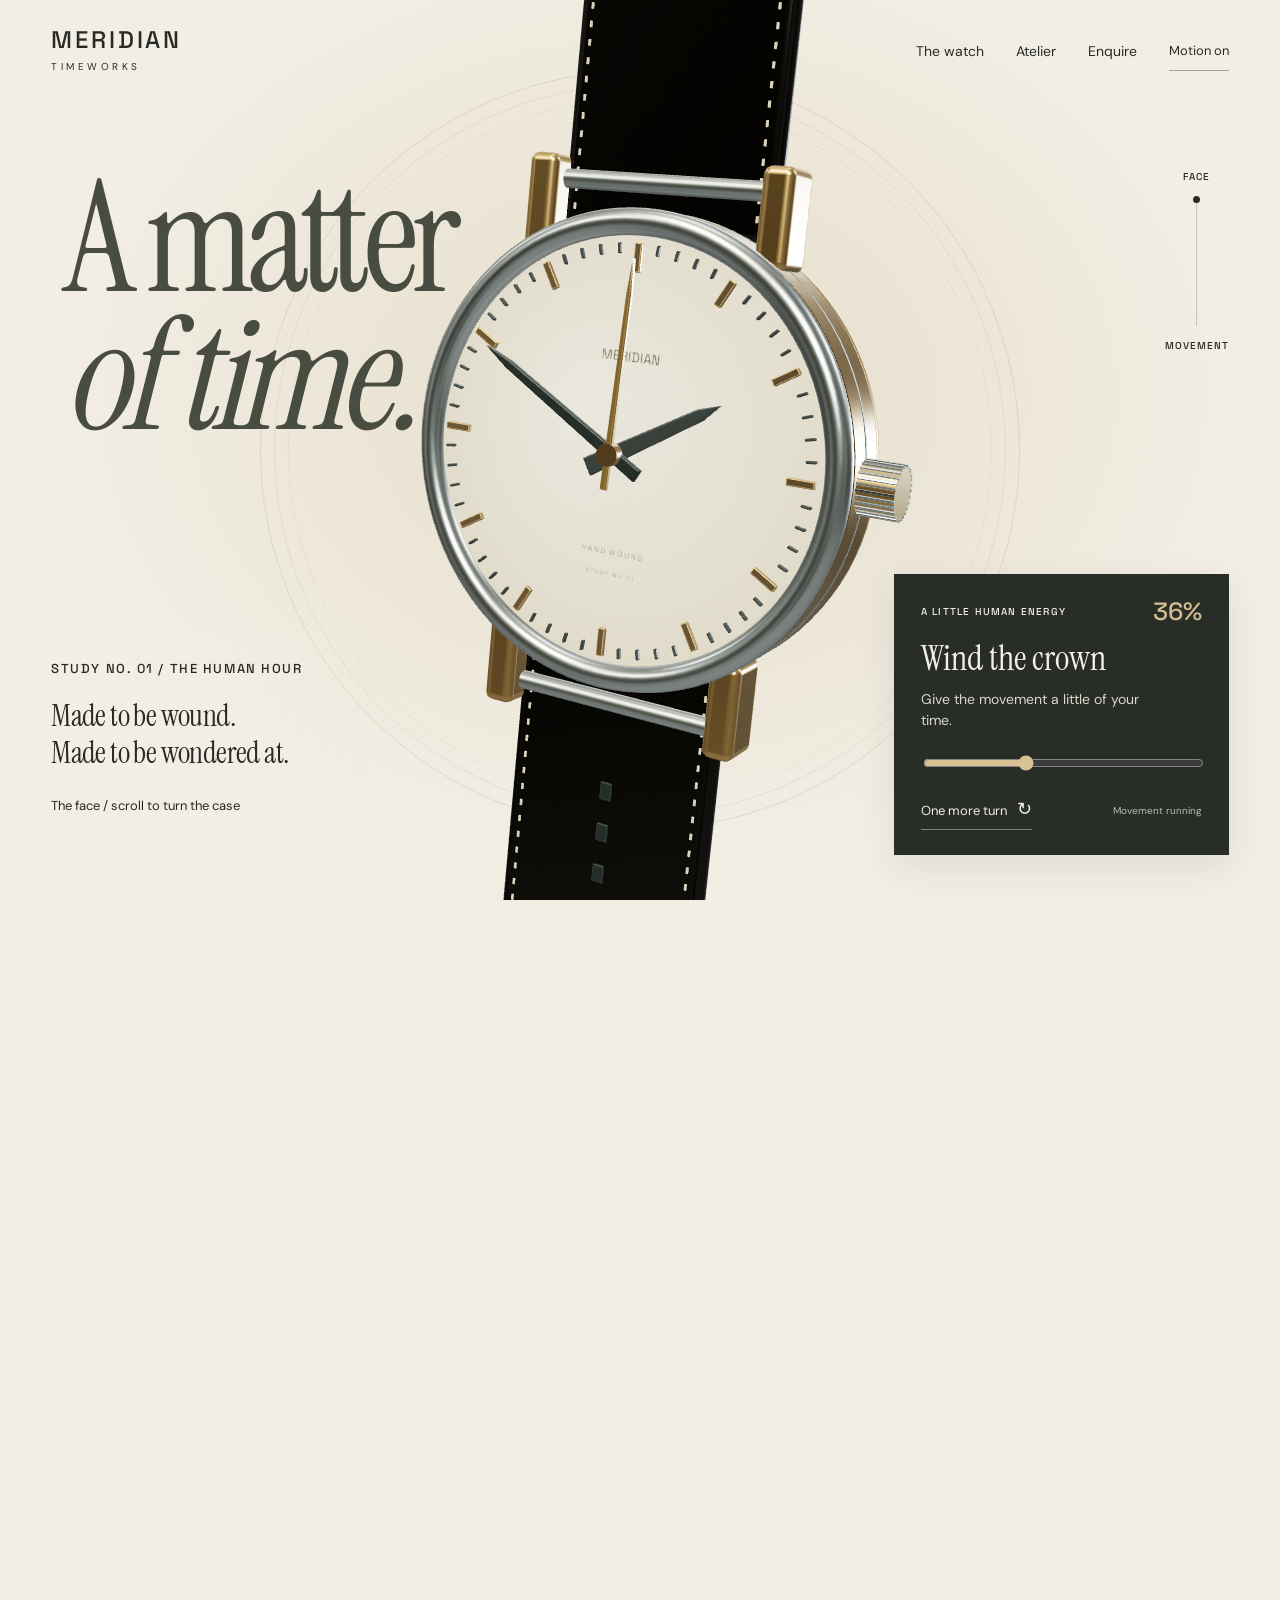
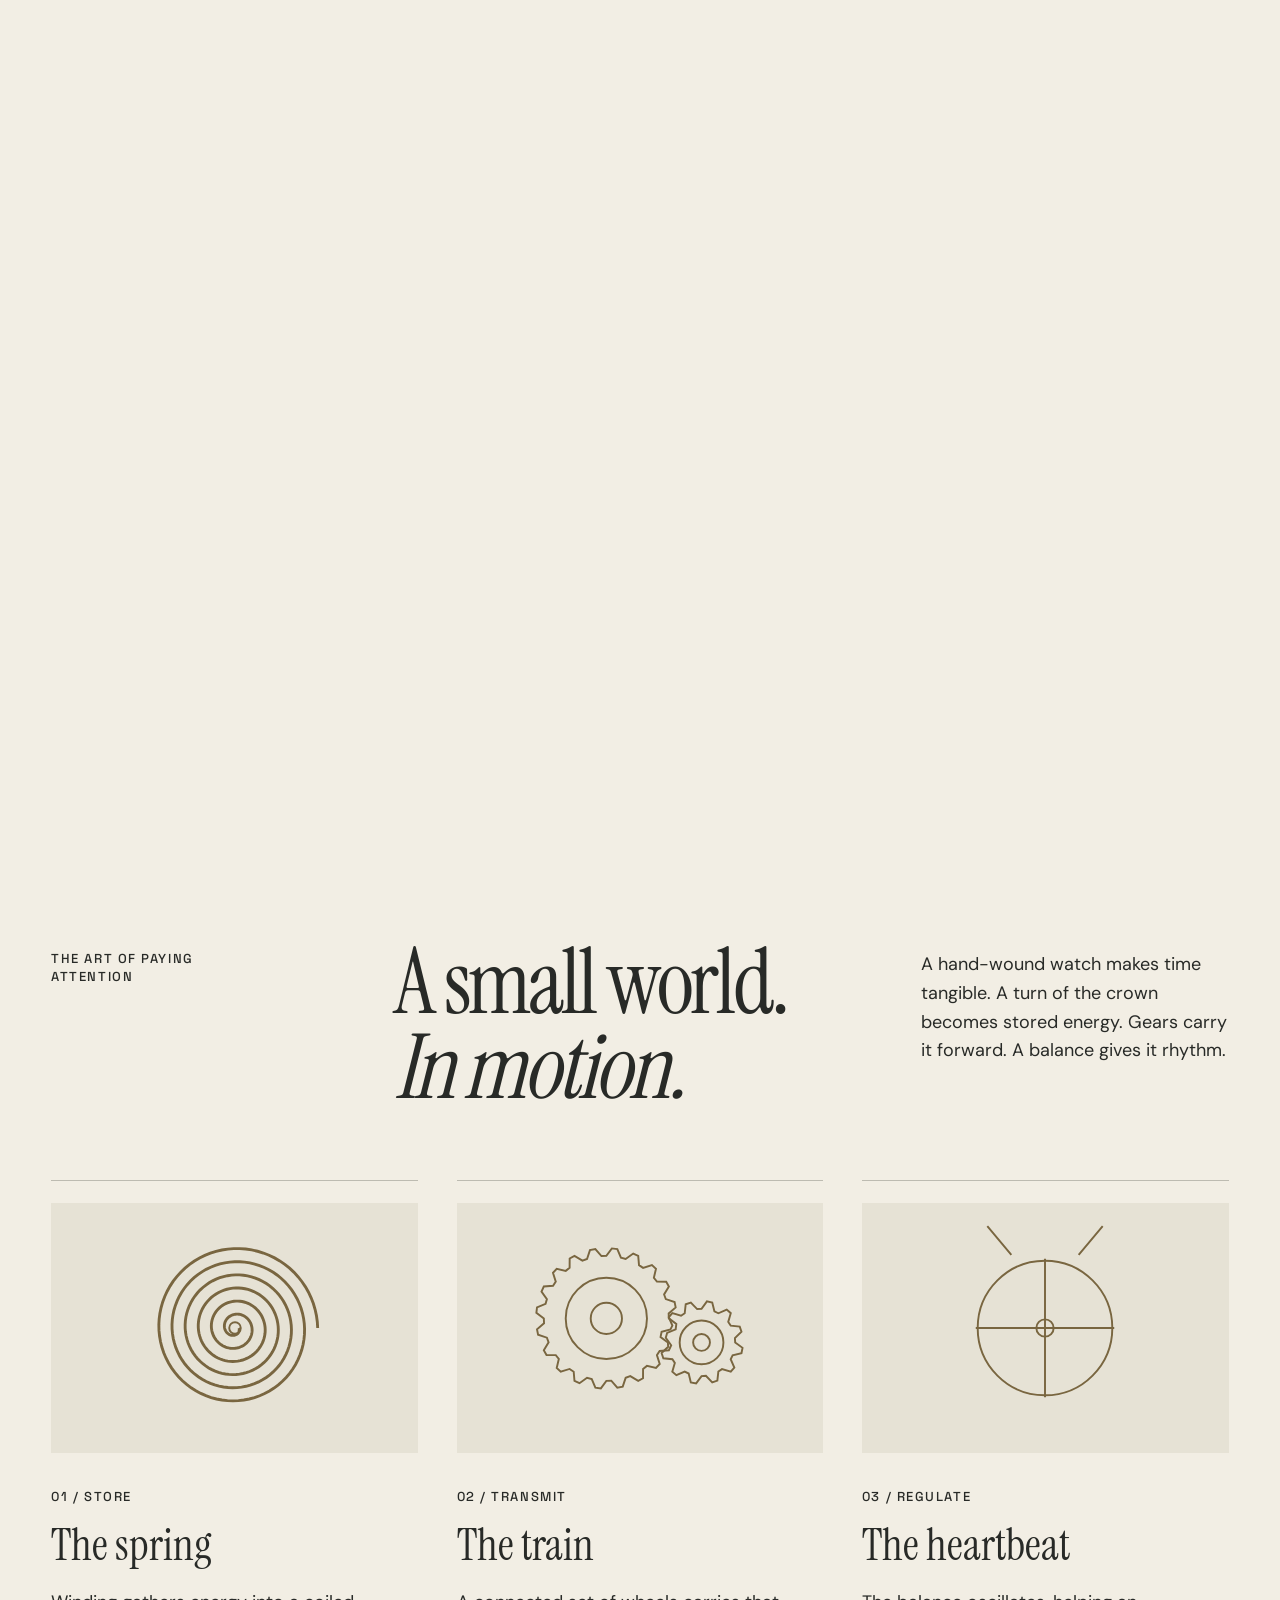
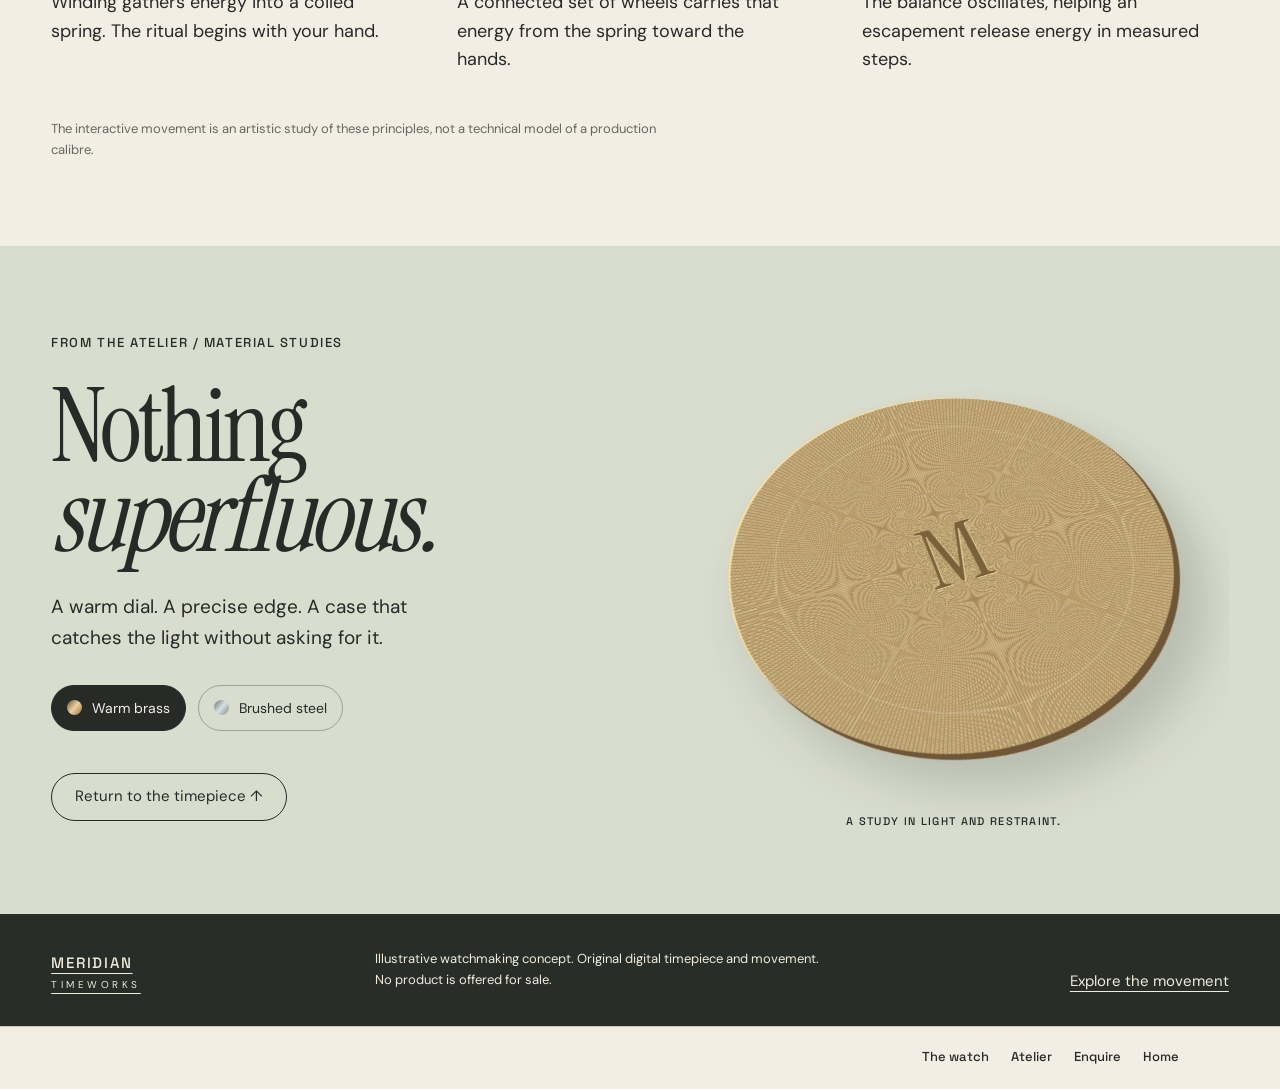
<file: index.html>
<!doctype html><html lang="en"><head><meta charset="utf-8"><meta name="viewport" content="width=device-width,initial-scale=1"><meta name="theme-color" content="#f3efe5"><title>MERIDIAN · A matter of time</title><meta name="description" content="A hand-wound digital timepiece. Turn the case, inspect the movement and give it a little human energy."><link rel="icon" href="./assets/icon.svg" type="image/svg+xml"><link rel="preload" href="./assets/sans.woff2" as="font" type="font/woff2" crossorigin><link rel="stylesheet" href="./common.css?v=86716614e279"><link rel="stylesheet" href="./style.css?v=88bfc4745e0a"><script type="importmap">{"imports":{"three":"./assets/vendor/three.module.js","three/webgpu":"./assets/vendor/three.module.js"}}</script><link rel="stylesheet" href="./page.css">
</head><body>
<a class="skip" href="#craft">Skip to the movement</a><header class="nav"><a class="logo" href="#top">MERIDIAN<span>TIMEWORKS</span></a><nav aria-label="Main navigation"><a href="./the-watch.html">The watch</a><a href="./atelier.html">Atelier</a><a href="./contact.html">Enquire</a><button data-motion aria-pressed="false">Motion on</button></nav></header>
<main id="top"><section class="journey" aria-label="Turn the watch from its dial to the mechanical movement"><div class="sticky"><div class="draft-circle" aria-hidden="true"></div><h1 class="hero-title">A matter<br><em>of time.</em></h1><div class="scene"><canvas aria-label="Three-dimensional mechanical wristwatch with a visible movement on its reverse"></canvas><div class="fallback" hidden>A small world, set in motion.<br><a href="#craft">Read the atelier notes ↓</a></div></div><div class="hero-description"><span class="caps">STUDY No. 01 / THE HUMAN HOUR</span><p>Made to be wound.<br>Made to be wondered at.</p><span class="view-caption" id="view-caption">The face / scroll to turn the case</span></div><div class="winding-dock"><div class="dock-top"><span class="caps">A LITTLE HUMAN ENERGY</span><span class="reserve-value" id="reserve">36%</span></div><label for="winding">Wind the crown</label><p>Give the movement a little of your time.</p><input id="winding" type="range" min="0" max="100" value="36" aria-label="Winding energy"><div class="dock-bottom"><button id="wind">One more turn <span aria-hidden="true">↻</span></button><span id="winding-state" aria-live="polite">Movement running</span></div></div><div class="turn-scale" aria-hidden="true"><span>FACE</span><div><i></i></div><span>MOVEMENT</span></div></div></section>
<section id="craft" class="craft"><div class="craft-head reveal"><span class="caps">THE ART OF PAYING ATTENTION</span><h2>A small world.<br><em>In motion.</em></h2><p>A hand-wound watch makes time tangible. A turn of the crown becomes stored energy. Gears carry it forward. A balance gives it rhythm.</p></div><div class="mechanism-grid"><article class="mechanism reveal"><div class="mechanism-art spring-art" aria-hidden="true"><svg viewBox="0 0 300 260"><path id="spring-path"/><circle cx="150" cy="130" r="6"/></svg></div><span class="caps">01 / STORE</span><h3>The spring</h3><p>Winding gathers energy into a coiled spring. The ritual begins with your hand.</p></article><article class="mechanism reveal"><div class="mechanism-art gear-art" aria-hidden="true"><svg viewBox="0 0 300 260"><g id="diagram-gears"></g></svg></div><span class="caps">02 / TRANSMIT</span><h3>The train</h3><p>A connected set of wheels carries that energy from the spring toward the hands.</p></article><article class="mechanism reveal"><div class="mechanism-art balance-art" aria-hidden="true"><svg viewBox="0 0 300 260"><circle cx="150" cy="130" r="70"/><g><path d="M150 58V202M78 130H222"/><circle cx="150" cy="130" r="9"/></g><path d="M115 54L90 24M185 54L210 24"/></svg></div><span class="caps">03 / REGULATE</span><h3>The heartbeat</h3><p>The balance oscillates, helping an escapement release energy in measured steps.</p></article></div><p class="model-note">The interactive movement is an artistic study of these principles, not a technical model of a production calibre.</p></section>
<section id="atelier" class="atelier"><div class="atelier-type reveal"><span class="caps">FROM THE ATELIER / MATERIAL STUDIES</span><h2>Nothing<br><em>superfluous.</em></h2><p>A warm dial. A precise edge. A case that catches the light without asking for it.</p><div class="finish-controls" role="group" aria-label="Choose case finish"><button class="finish selected" data-finish="0" aria-pressed="true"><i></i>Warm brass</button><button class="finish" data-finish="1" aria-pressed="false"><i></i>Brushed steel</button></div><a class="pill" href="#top">Return to the timepiece ↑</a></div><div class="material-study" aria-hidden="true"><div class="metal-disc"><span>M</span></div><div class="material-caption caps">A study in light and restraint.</div></div></section></main><footer class="site-footer"><a class="logo" href="#top">MERIDIAN<span>TIMEWORKS</span></a><p>Illustrative watchmaking concept. Original digital timepiece and movement. No product is offered for sale.</p><a href="#craft">Explore the movement</a></footer>
<script>document.body.classList.add("ready");(function(){var done=false;function load(){if(done)return;done=true;var s=document.createElement("script");s.type="module";s.src="./app.js?v=a89326614aa9";s.onerror=function(){document.body.classList.add("no-webgl")};document.head.appendChild(s)}requestAnimationFrame(function(){requestAnimationFrame(load)});})();</script><footer class="pg-footer pg-footer--links"><div class="pg-wrap"><div class="pg-footer-row"><nav aria-label="Site"><a href="./the-watch.html">The watch</a><a href="./atelier.html">Atelier</a><a href="./contact.html">Enquire</a><a href="./index.html">Home</a></nav></div></div></footer>
</body></html>
</file>
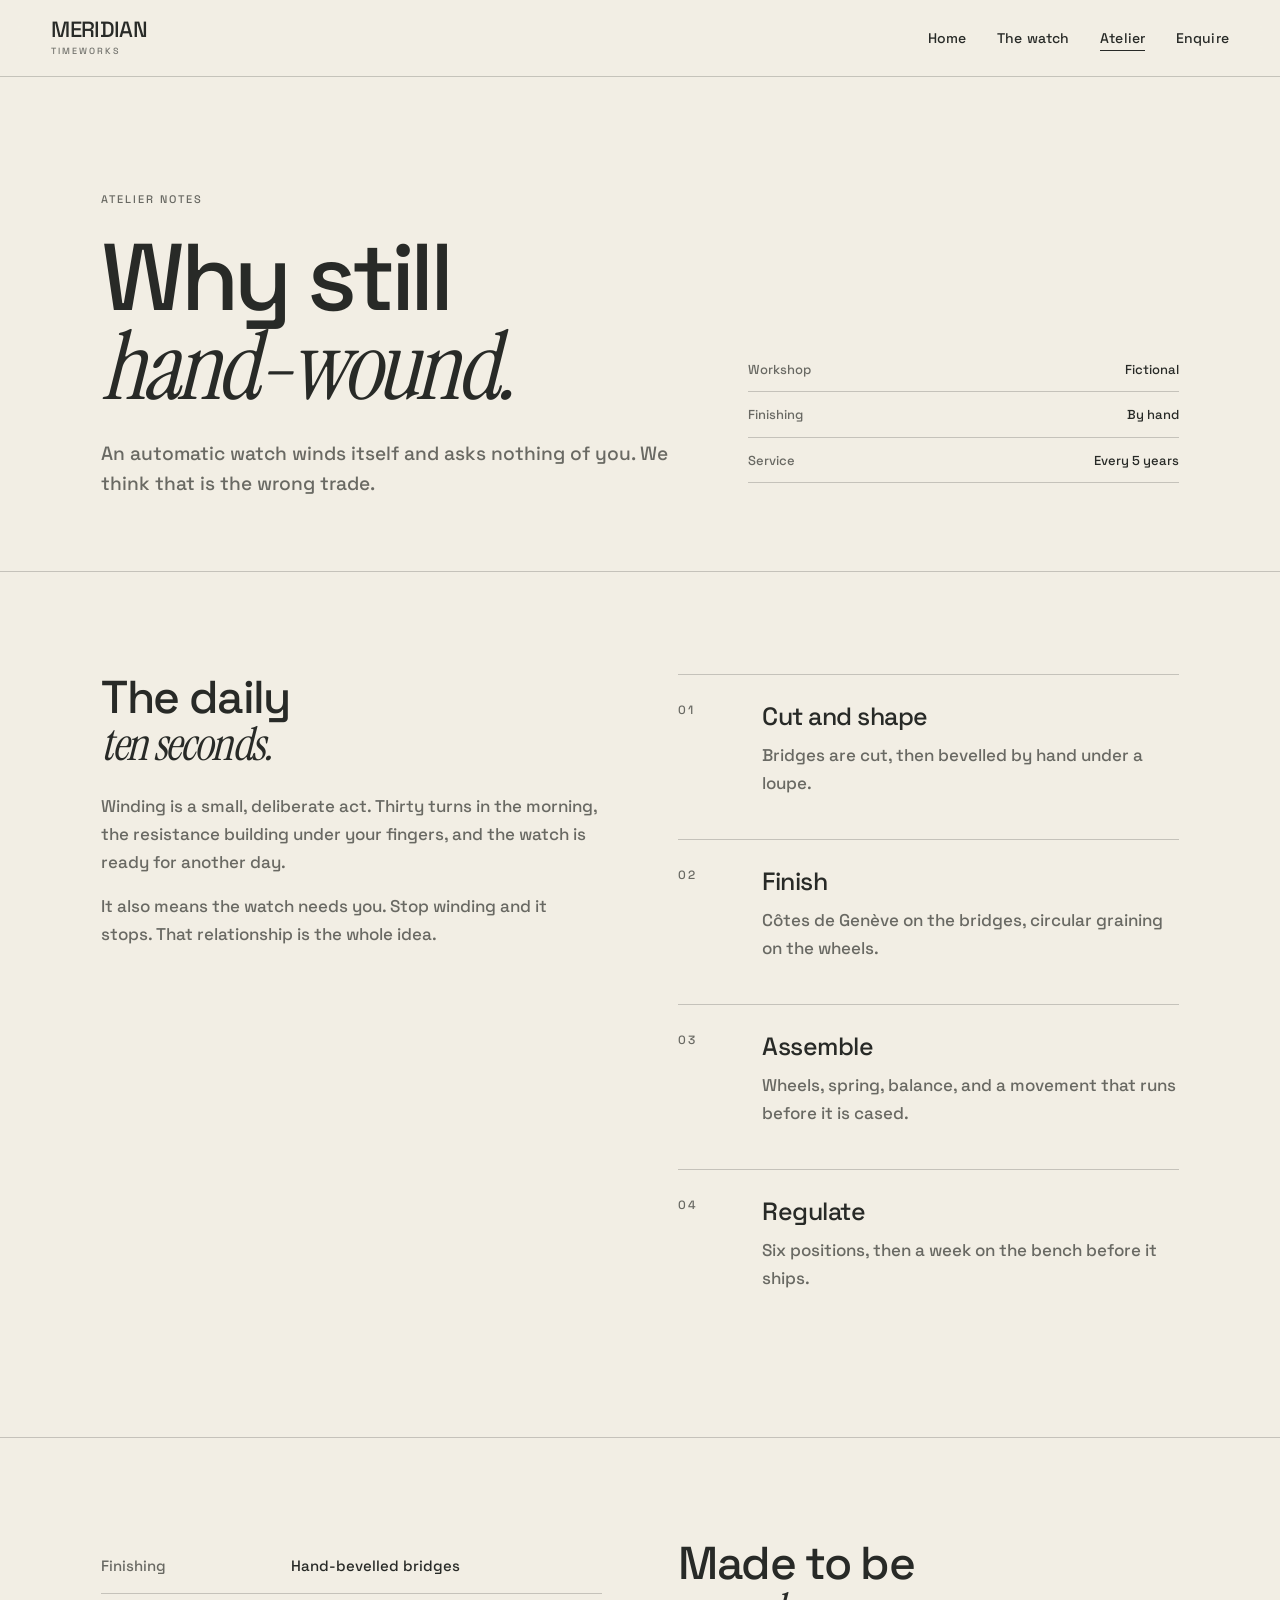
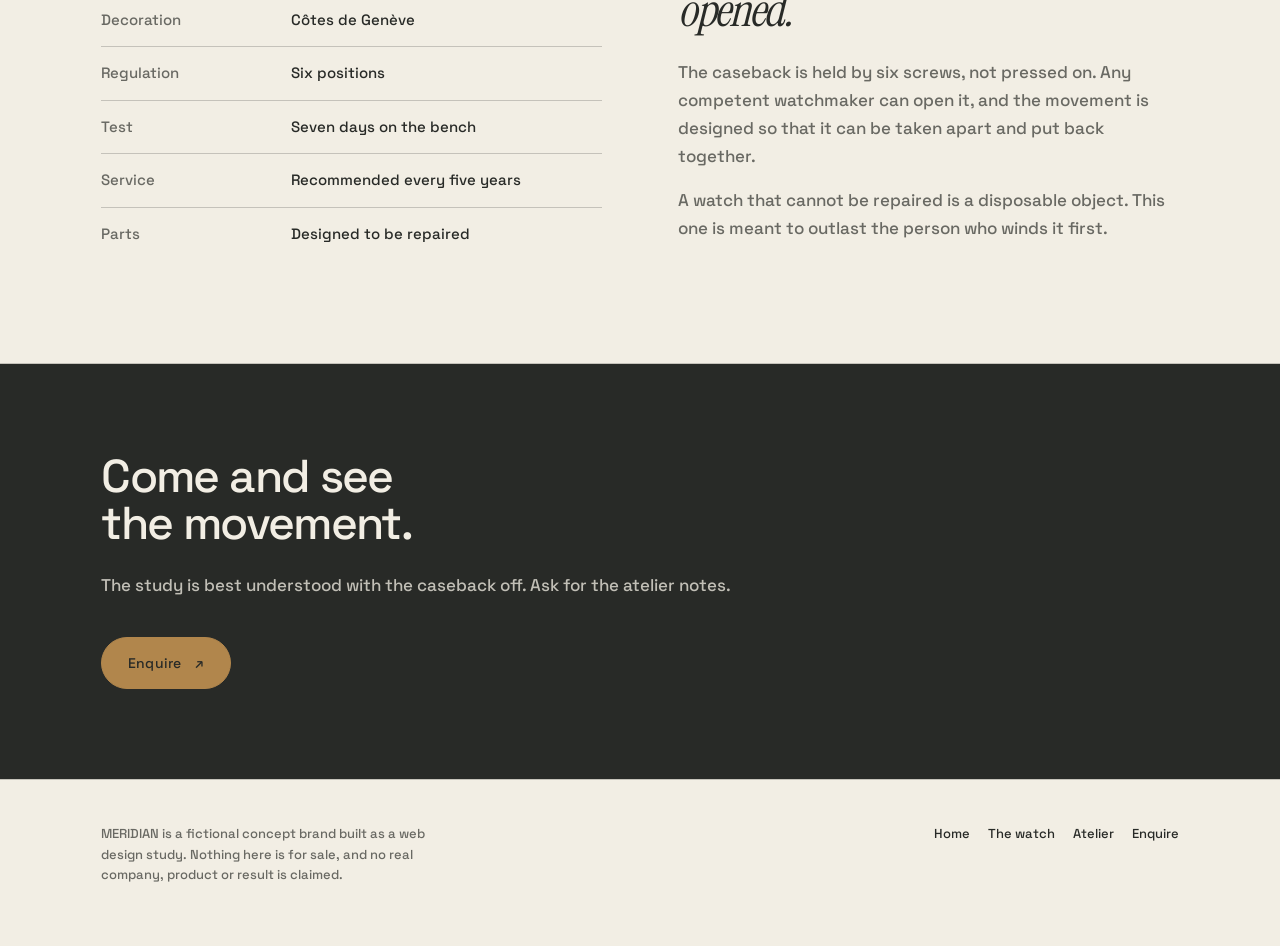
<file: atelier.html>
<!doctype html>
<html lang="en">
<head>
<meta charset="utf-8"><meta name="viewport" content="width=device-width, initial-scale=1">
<title>Atelier | MERIDIAN Timeworks</title>
<meta name="description" content="How the imagined MERIDIAN movement is finished, regulated and serviced, and why it is still hand-wound.">
<meta name="theme-color" content="{paper}">
<link rel="icon" href="data:image/svg+xml,%3Csvg xmlns='http://www.w3.org/2000/svg' viewBox='0 0 64 64'%3E%3Crect width='64' height='64' rx='14' fill='%23282a27'/%3E%3C/svg%3E">
<link rel="preload" href="./assets/sans.woff2" as="font" type="font/woff2" crossorigin>
<link rel="stylesheet" href="./common.css">
<link rel="stylesheet" href="./style.css">
<link rel="stylesheet" href="./page.css">
<script src="./page.js" defer></script>
</head>
<body class="pg-body"><header class="pg-header">
<a class="pg-brand" href="./index.html">MERIDIAN<span>Timeworks</span></a>
<button class="pg-menu" data-pg-menu aria-expanded="false" aria-controls="pg-nav">Menu</button>
<nav class="pg-nav" id="pg-nav" data-pg-nav aria-label="Main"><a href="./index.html">Home</a><a href="./the-watch.html">The watch</a><a href="./atelier.html" aria-current="page">Atelier</a><a href="./contact.html">Enquire</a></nav>
</header>
<main class="pg-main"><section class="pg-hero"><div class="pg-wrap">
<p class="pg-eyebrow">Atelier notes</p>
<div class="pg-hero-row"><div><h1 class="pg-title">Why still<br><em>hand-wound.</em></h1>
<p class="pg-lead">An automatic watch winds itself and asks nothing of you. We think that is the wrong trade.</p></div><dl class="pg-hero-meta"><div><dt>Workshop</dt><dd>Fictional</dd></div><div><dt>Finishing</dt><dd>By hand</dd></div><div><dt>Service</dt><dd>Every 5 years</dd></div></dl></div>
</div></section><section class="pg-section "><div class="pg-wrap"><div class="pg-two"><div><h2 class="pg-h2">The daily<br><em>ten seconds.</em></h2><p class="pg-p">Winding is a small, deliberate act. Thirty turns in the morning, the resistance building under your fingers, and the watch is ready for another day.</p><p class="pg-p">It also means the watch needs you. Stop winding and it stops. That relationship is the whole idea.</p></div><div><div class="pg-steps"><div class="pg-step"><div><h3 class="pg-h3">Cut and shape</h3><p class="pg-p">Bridges are cut, then bevelled by hand under a loupe.</p></div></div><div class="pg-step"><div><h3 class="pg-h3">Finish</h3><p class="pg-p">Côtes de Genève on the bridges, circular graining on the wheels.</p></div></div><div class="pg-step"><div><h3 class="pg-h3">Assemble</h3><p class="pg-p">Wheels, spring, balance, and a movement that runs before it is cased.</p></div></div><div class="pg-step"><div><h3 class="pg-h3">Regulate</h3><p class="pg-p">Six positions, then a week on the bench before it ships.</p></div></div></div></div></div></div></section><section class="pg-section "><div class="pg-wrap"><div class="pg-two"><div><table class="pg-spec"><tbody><tr><th scope="row">Finishing</th><td>Hand-bevelled bridges</td></tr><tr><th scope="row">Decoration</th><td>Côtes de Genève</td></tr><tr><th scope="row">Regulation</th><td>Six positions</td></tr><tr><th scope="row">Test</th><td>Seven days on the bench</td></tr><tr><th scope="row">Service</th><td>Recommended every five years</td></tr><tr><th scope="row">Parts</th><td>Designed to be repaired</td></tr></tbody></table></div><div><h2 class="pg-h2">Made to be<br><em>opened.</em></h2><p class="pg-p">The caseback is held by six screws, not pressed on. Any competent watchmaker can open it, and the movement is designed so that it can be taken apart and put back together.</p><p class="pg-p">A watch that cannot be repaired is a disposable object. This one is meant to outlast the person who winds it first.</p></div></div></div></section><section class="pg-band"><div class="pg-wrap"><h2 class="pg-h2">Come and see<br>the movement.</h2><p class="pg-p">The study is best understood with the caseback off. Ask for the atelier notes.</p><div class="pg-actions"><a class="btn" href="./contact.html">Enquire <span class="arw" aria-hidden="true">&#8599;</span></a></div></div></section></main>
<footer class="pg-footer"><div class="pg-wrap"><div class="pg-footer-row">
<p>MERIDIAN is a fictional concept brand built as a web design study. Nothing here is for sale, and no real company, product or result is claimed.</p>
<nav aria-label="Footer">
<a href="./index.html">Home</a>
<a href="./the-watch.html">The watch</a>
<a href="./atelier.html">Atelier</a>
<a href="./contact.html">Enquire</a>
</nav>
</div></div></footer>
</body></html>
</file>
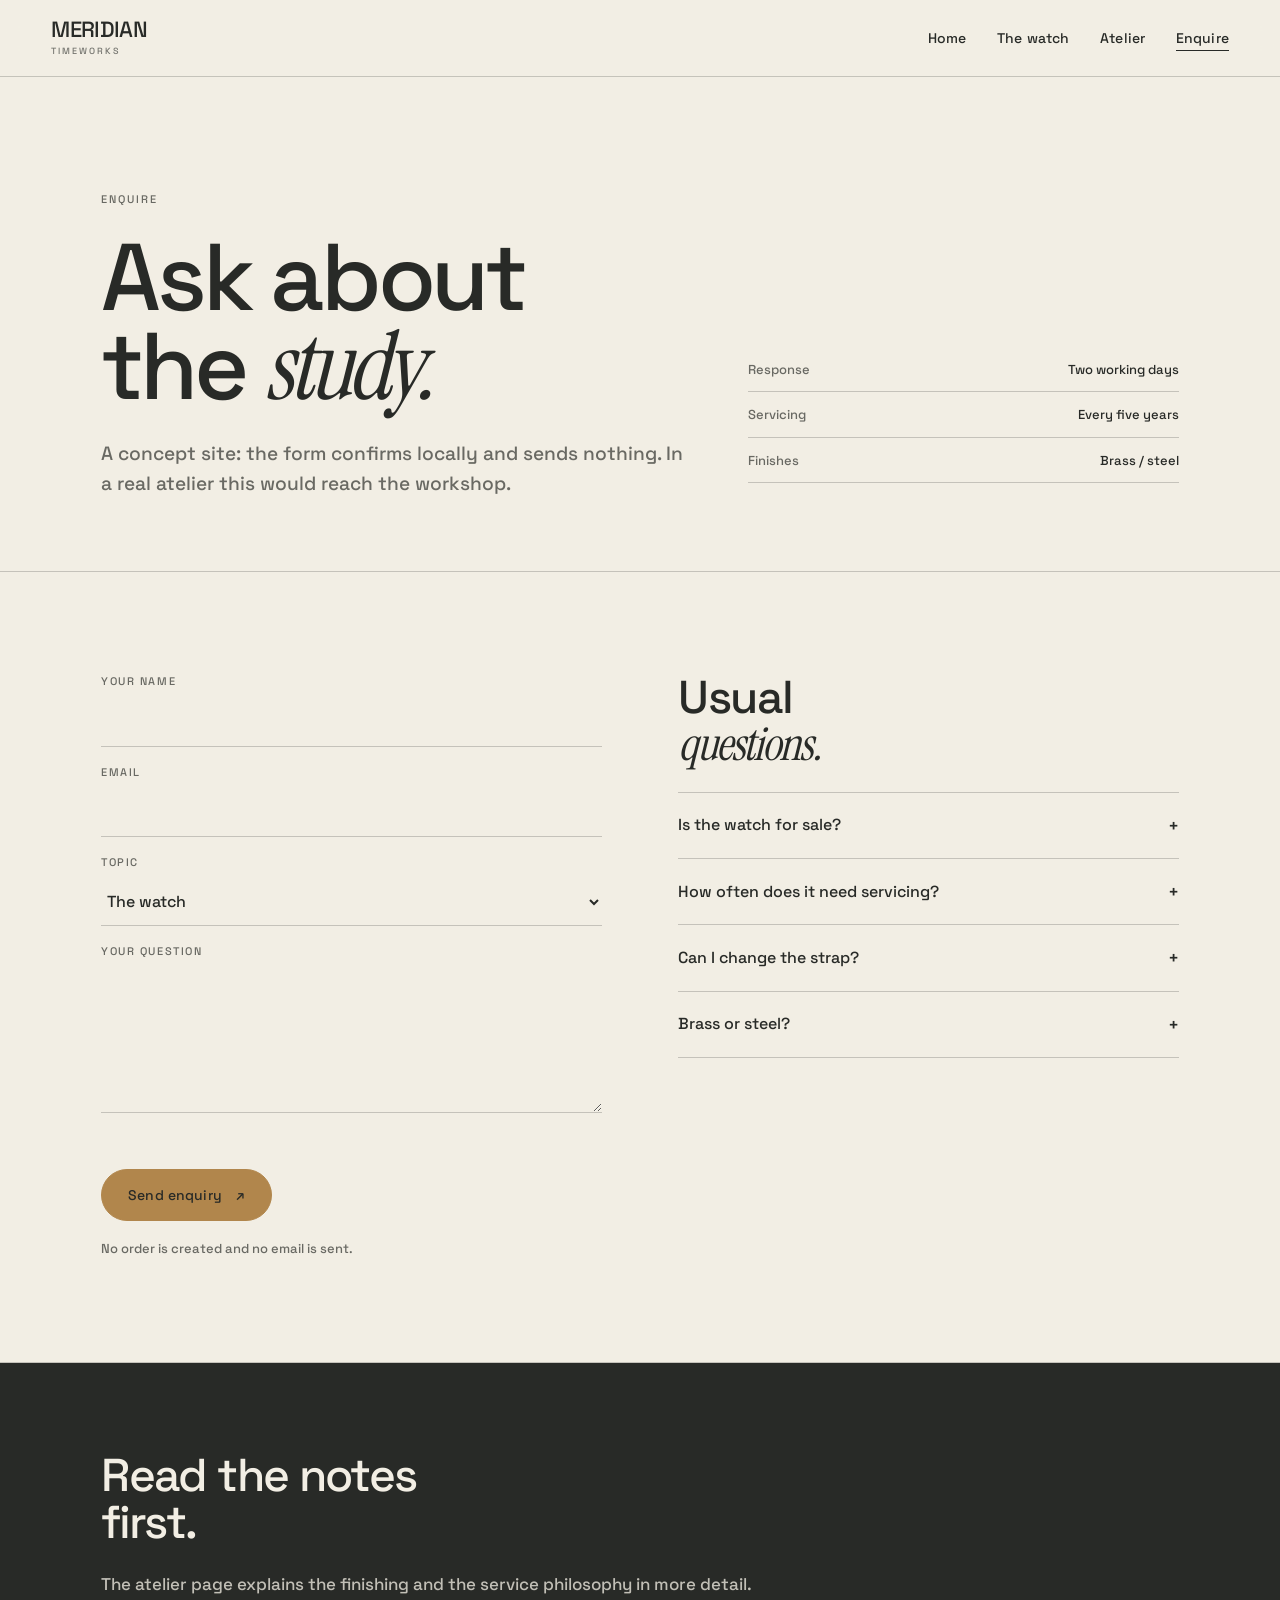
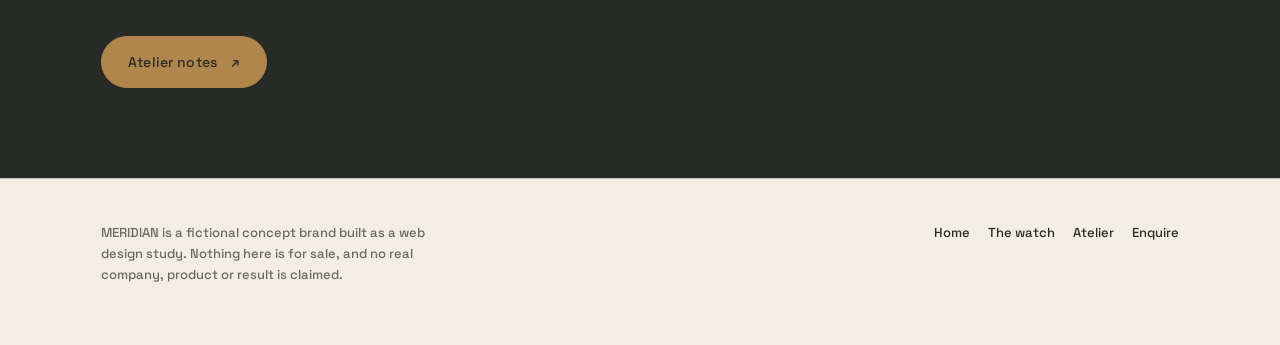
<file: contact.html>
<!doctype html>
<html lang="en">
<head>
<meta charset="utf-8"><meta name="viewport" content="width=device-width, initial-scale=1">
<title>Enquire | MERIDIAN Timeworks</title>
<meta name="description" content="Ask about the imagined MERIDIAN study, request the atelier notes, or read the servicing questions.">
<meta name="theme-color" content="{paper}">
<link rel="icon" href="data:image/svg+xml,%3Csvg xmlns='http://www.w3.org/2000/svg' viewBox='0 0 64 64'%3E%3Crect width='64' height='64' rx='14' fill='%23282a27'/%3E%3C/svg%3E">
<link rel="preload" href="./assets/sans.woff2" as="font" type="font/woff2" crossorigin>
<link rel="stylesheet" href="./common.css">
<link rel="stylesheet" href="./style.css">
<link rel="stylesheet" href="./page.css">
<script src="./page.js" defer></script>
</head>
<body class="pg-body"><header class="pg-header">
<a class="pg-brand" href="./index.html">MERIDIAN<span>Timeworks</span></a>
<button class="pg-menu" data-pg-menu aria-expanded="false" aria-controls="pg-nav">Menu</button>
<nav class="pg-nav" id="pg-nav" data-pg-nav aria-label="Main"><a href="./index.html">Home</a><a href="./the-watch.html">The watch</a><a href="./atelier.html">Atelier</a><a href="./contact.html" aria-current="page">Enquire</a></nav>
</header>
<main class="pg-main"><section class="pg-hero"><div class="pg-wrap">
<p class="pg-eyebrow">Enquire</p>
<div class="pg-hero-row"><div><h1 class="pg-title">Ask about<br>the <em>study.</em></h1>
<p class="pg-lead">A concept site: the form confirms locally and sends nothing. In a real atelier this would reach the workshop.</p></div><dl class="pg-hero-meta"><div><dt>Response</dt><dd>Two working days</dd></div><div><dt>Servicing</dt><dd>Every five years</dd></div><div><dt>Finishes</dt><dd>Brass / steel</dd></div></dl></div>
</div></section><section class="pg-section "><div class="pg-wrap"><div class="pg-two"><div><form class="pg-form" data-pg-form data-confirm="Thank you. This is a concept site, so nothing was sent and no order exists."><div class="pg-field"><label for="f-name">Your name</label><input id="f-name" name="name" type="text" required></div><div class="pg-field"><label for="f-email">Email</label><input id="f-email" name="email" type="email" required></div><div class="pg-field"><label for="f-topic">Topic</label><select id="f-topic" name="topic"><option>The watch</option><option>The atelier</option><option>Servicing</option><option>Something else</option></select></div><div class="pg-field"><label for="f-message">Your question</label><textarea id="f-message" name="message" rows="5" required></textarea></div><div class="pg-actions"><button class="btn solid-accent" type="submit">Send enquiry <span class="arw" aria-hidden="true">&#8599;</span></button></div><p class="pg-note">No order is created and no email is sent.</p><p class="pg-sent" data-pg-sent role="status" aria-live="polite"></p></form></div><div><h2 class="pg-h2">Usual<br><em>questions.</em></h2><div class="pg-faq"><details><summary>Is the watch for sale?<span aria-hidden="true">+</span></summary><p>No. MERIDIAN is a fictional brand and the study exists as a design demonstration only.</p></details><details><summary>How often does it need servicing?<span aria-hidden="true">+</span></summary><p>Every five years, or whenever it starts losing more than ten seconds a day.</p></details><details><summary>Can I change the strap?<span aria-hidden="true">+</span></summary><p>Yes. Quick-release bars, 20 mm, and the tool is in the box.</p></details><details><summary>Brass or steel?<span aria-hidden="true">+</span></summary><p>Brass if you want the watch to age with you. Steel if you want it to look the same in ten years.</p></details></div></div></div></div></section><section class="pg-band"><div class="pg-wrap"><h2 class="pg-h2">Read the notes<br>first.</h2><p class="pg-p">The atelier page explains the finishing and the service philosophy in more detail.</p><div class="pg-actions"><a class="btn" href="./atelier.html">Atelier notes <span class="arw" aria-hidden="true">&#8599;</span></a></div></div></section></main>
<footer class="pg-footer"><div class="pg-wrap"><div class="pg-footer-row">
<p>MERIDIAN is a fictional concept brand built as a web design study. Nothing here is for sale, and no real company, product or result is claimed.</p>
<nav aria-label="Footer">
<a href="./index.html">Home</a>
<a href="./the-watch.html">The watch</a>
<a href="./atelier.html">Atelier</a>
<a href="./contact.html">Enquire</a>
</nav>
</div></div></footer>
</body></html>
</file>
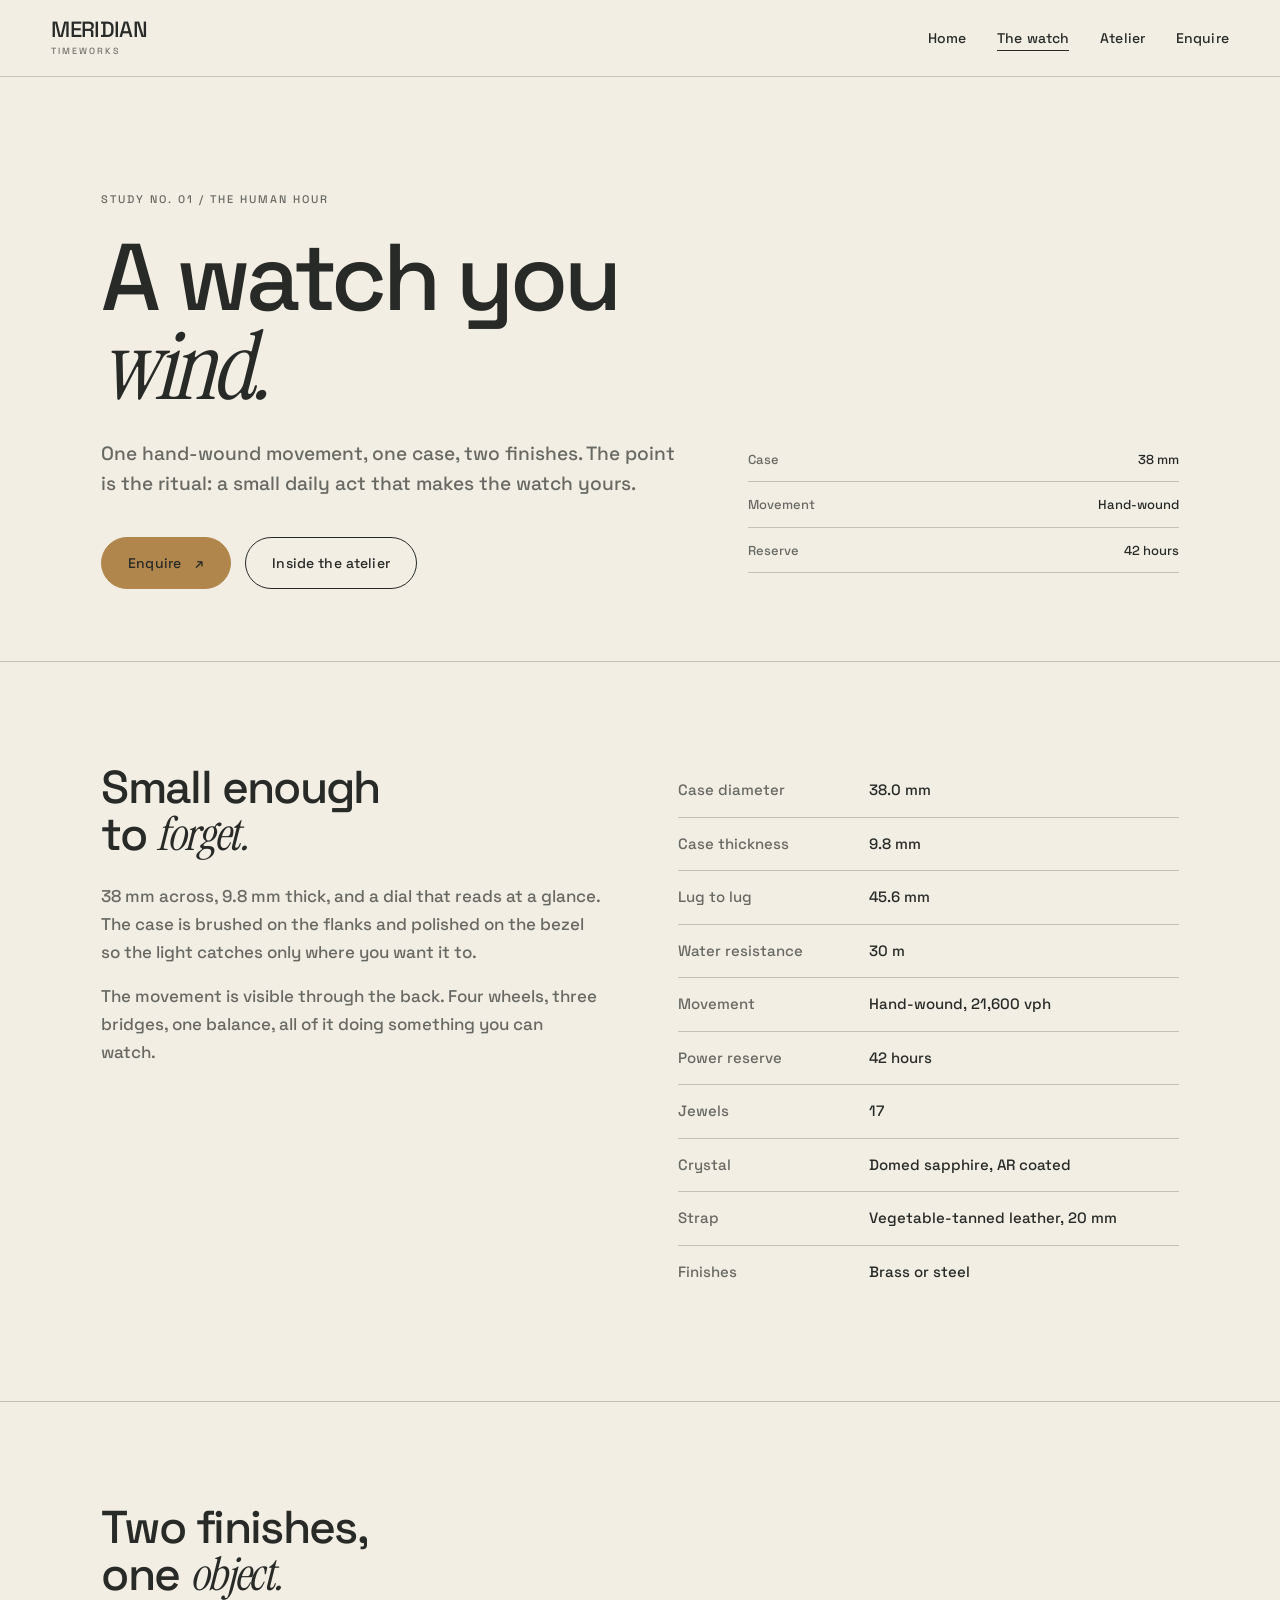
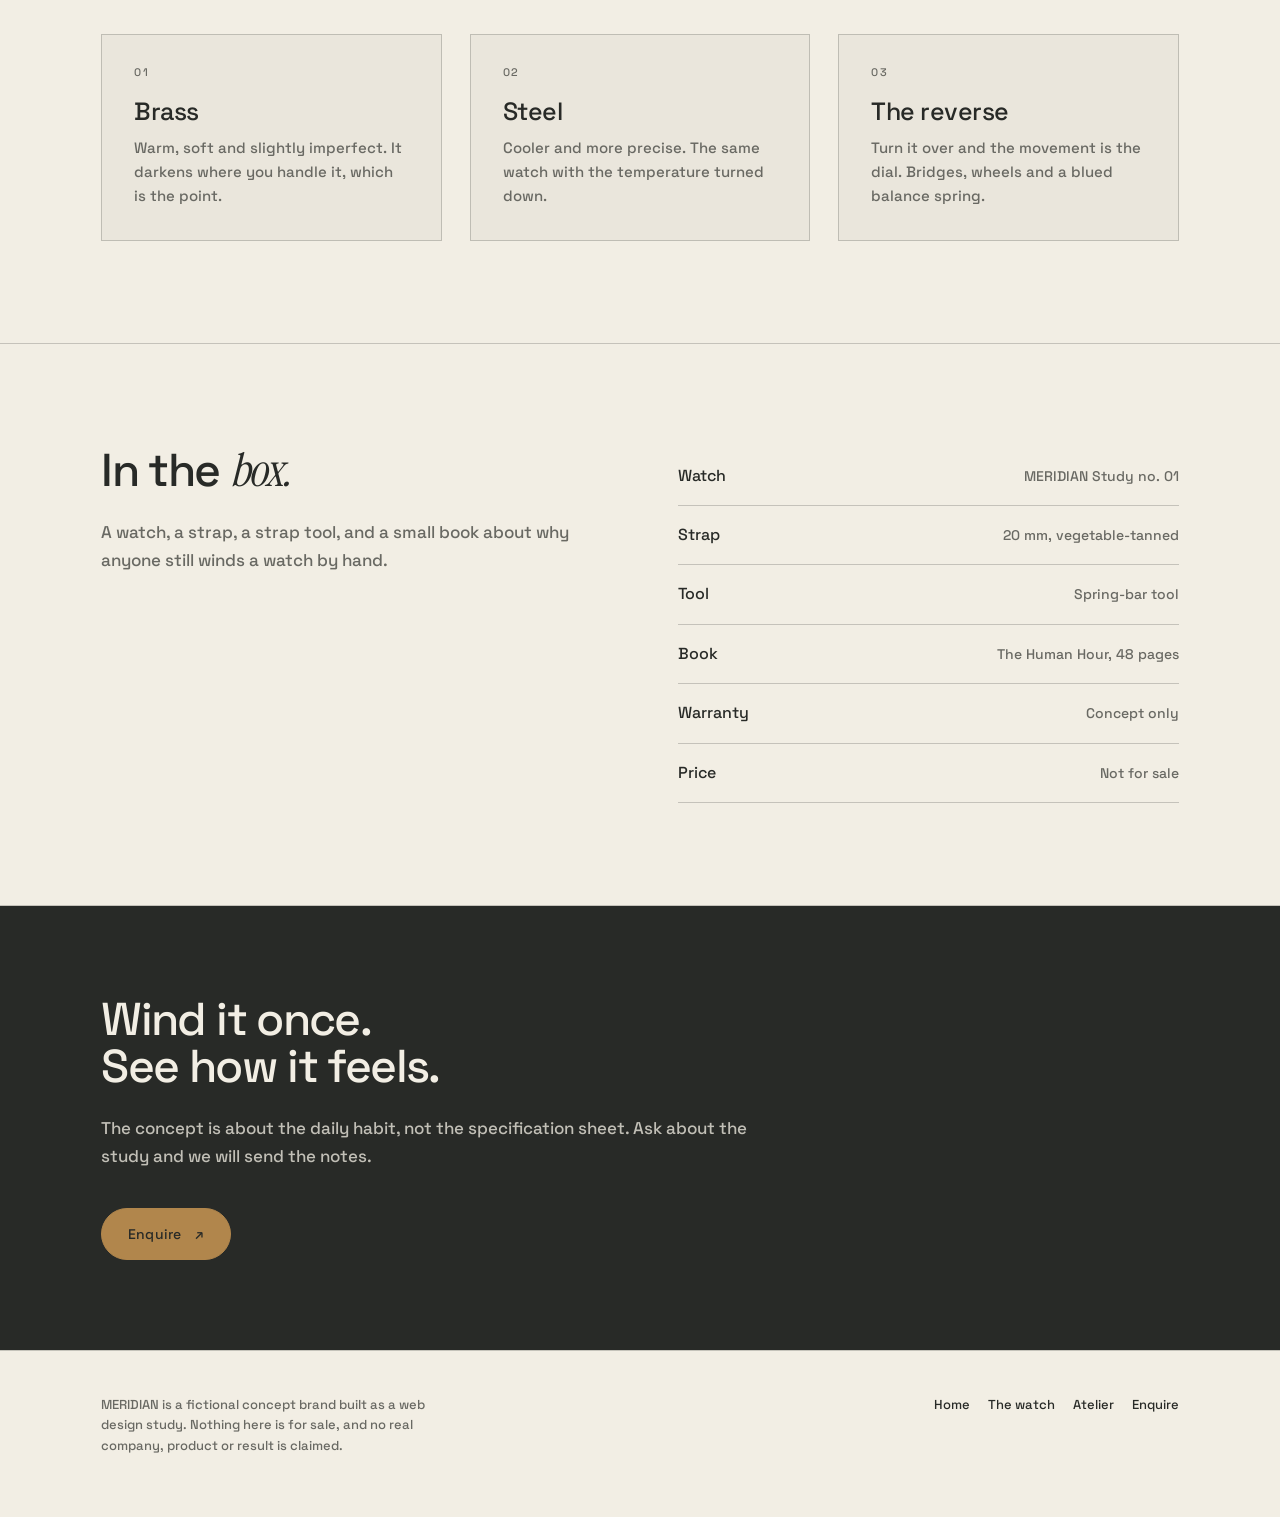
<file: the-watch.html>
<!doctype html>
<html lang="en">
<head>
<meta charset="utf-8"><meta name="viewport" content="width=device-width, initial-scale=1">
<title>The watch | MERIDIAN Timeworks</title>
<meta name="description" content="Case, movement, power reserve and finish options for the imagined MERIDIAN hand-wound timepiece.">
<meta name="theme-color" content="{paper}">
<link rel="icon" href="data:image/svg+xml,%3Csvg xmlns='http://www.w3.org/2000/svg' viewBox='0 0 64 64'%3E%3Crect width='64' height='64' rx='14' fill='%23282a27'/%3E%3C/svg%3E">
<link rel="preload" href="./assets/sans.woff2" as="font" type="font/woff2" crossorigin>
<link rel="stylesheet" href="./common.css">
<link rel="stylesheet" href="./style.css">
<link rel="stylesheet" href="./page.css">
<script src="./page.js" defer></script>
</head>
<body class="pg-body"><header class="pg-header">
<a class="pg-brand" href="./index.html">MERIDIAN<span>Timeworks</span></a>
<button class="pg-menu" data-pg-menu aria-expanded="false" aria-controls="pg-nav">Menu</button>
<nav class="pg-nav" id="pg-nav" data-pg-nav aria-label="Main"><a href="./index.html">Home</a><a href="./the-watch.html" aria-current="page">The watch</a><a href="./atelier.html">Atelier</a><a href="./contact.html">Enquire</a></nav>
</header>
<main class="pg-main"><section class="pg-hero"><div class="pg-wrap">
<p class="pg-eyebrow">Study no. 01 / the human hour</p>
<div class="pg-hero-row"><div><h1 class="pg-title">A watch you<br><em>wind.</em></h1>
<p class="pg-lead">One hand-wound movement, one case, two finishes. The point is the ritual: a small daily act that makes the watch yours.</p><div class="pg-actions"><a class="btn solid-accent" href="./contact.html">Enquire <span class="arw" aria-hidden="true">&#8599;</span></a><a class="btn ghost" href="./atelier.html">Inside the atelier</a></div></div><dl class="pg-hero-meta"><div><dt>Case</dt><dd>38 mm</dd></div><div><dt>Movement</dt><dd>Hand-wound</dd></div><div><dt>Reserve</dt><dd>42 hours</dd></div></dl></div>
</div></section><section class="pg-section "><div class="pg-wrap"><div class="pg-two"><div><h2 class="pg-h2">Small enough<br>to <em>forget.</em></h2><p class="pg-p">38 mm across, 9.8 mm thick, and a dial that reads at a glance. The case is brushed on the flanks and polished on the bezel so the light catches only where you want it to.</p><p class="pg-p">The movement is visible through the back. Four wheels, three bridges, one balance, all of it doing something you can watch.</p></div><div><table class="pg-spec"><tbody><tr><th scope="row">Case diameter</th><td>38.0 mm</td></tr><tr><th scope="row">Case thickness</th><td>9.8 mm</td></tr><tr><th scope="row">Lug to lug</th><td>45.6 mm</td></tr><tr><th scope="row">Water resistance</th><td>30 m</td></tr><tr><th scope="row">Movement</th><td>Hand-wound, 21,600 vph</td></tr><tr><th scope="row">Power reserve</th><td>42 hours</td></tr><tr><th scope="row">Jewels</th><td>17</td></tr><tr><th scope="row">Crystal</th><td>Domed sapphire, AR coated</td></tr><tr><th scope="row">Strap</th><td>Vegetable-tanned leather, 20 mm</td></tr><tr><th scope="row">Finishes</th><td>Brass or steel</td></tr></tbody></table></div></div></div></section><section class="pg-section "><div class="pg-wrap"><h2 class="pg-h2">Two finishes,<br>one <em>object.</em></h2><div style="margin-top:36px"><div class="pg-three"><article class="pg-card" data-reveal><span class="pg-num">01</span><h3 class="pg-h3">Brass</h3><p>Warm, soft and slightly imperfect. It darkens where you handle it, which is the point.</p></article><article class="pg-card" data-reveal><span class="pg-num">02</span><h3 class="pg-h3">Steel</h3><p>Cooler and more precise. The same watch with the temperature turned down.</p></article><article class="pg-card" data-reveal><span class="pg-num">03</span><h3 class="pg-h3">The reverse</h3><p>Turn it over and the movement is the dial. Bridges, wheels and a blued balance spring.</p></article></div></div></div></section><section class="pg-section "><div class="pg-wrap"><div class="pg-two"><div><h2 class="pg-h2">In the <em>box.</em></h2><p class="pg-p">A watch, a strap, a strap tool, and a small book about why anyone still winds a watch by hand.</p></div><div><ul class="pg-list"><li><span class="k">Watch</span><span class="v">MERIDIAN Study no. 01</span></li><li><span class="k">Strap</span><span class="v">20 mm, vegetable-tanned</span></li><li><span class="k">Tool</span><span class="v">Spring-bar tool</span></li><li><span class="k">Book</span><span class="v">The Human Hour, 48 pages</span></li><li><span class="k">Warranty</span><span class="v">Concept only</span></li><li><span class="k">Price</span><span class="v">Not for sale</span></li></ul></div></div></div></section><section class="pg-band"><div class="pg-wrap"><h2 class="pg-h2">Wind it once.<br>See how it feels.</h2><p class="pg-p">The concept is about the daily habit, not the specification sheet. Ask about the study and we will send the notes.</p><div class="pg-actions"><a class="btn" href="./contact.html">Enquire <span class="arw" aria-hidden="true">&#8599;</span></a></div></div></section></main>
<footer class="pg-footer"><div class="pg-wrap"><div class="pg-footer-row">
<p>MERIDIAN is a fictional concept brand built as a web design study. Nothing here is for sale, and no real company, product or result is claimed.</p>
<nav aria-label="Footer">
<a href="./index.html">Home</a>
<a href="./the-watch.html">The watch</a>
<a href="./atelier.html">Atelier</a>
<a href="./contact.html">Enquire</a>
</nav>
</div></div></footer>
</body></html>
</file>
<file: common.css>
@font-face{font-family:DM;src:url('./assets/sans.woff2') format('woff2');font-weight:400;font-display:swap}@font-face{font-family:Space;src:url('./assets/display.woff2') format('woff2');font-weight:500;font-display:swap}@font-face{font-family:Instrument;src:url('./assets/serif.woff2') format('woff2');font-weight:400;font-display:swap}
*{box-sizing:border-box}html{scroll-behavior:smooth;scroll-padding-top:90px}body{margin:0;font-family:DM,Arial,sans-serif;-webkit-font-smoothing:antialiased}button,a,input,select{ -webkit-tap-highlight-color:transparent}button,input,select{font:inherit}button,a{touch-action:manipulation}a{color:inherit;text-decoration:none}button{cursor:pointer}button:focus-visible,a:focus-visible,input:focus-visible,select:focus-visible{outline:3px solid var(--accent);outline-offset:5px}button:disabled{cursor:default}p{font-size:20px;line-height:1.6;margin:0}h1,h2,h3{font-weight:400;margin:0}button{color:inherit}.skip{position:fixed;top:-80px;left:20px;padding:15px;background:var(--ink);color:var(--paper);z-index:100}.skip:focus{top:12px}.scene{position:relative;width:100%;height:100svh;overflow:hidden}.scene canvas{display:block;width:100%;height:100%}.fallback{position:absolute;inset:30% 10%;text-align:center;font-size:24px;line-height:1.5}.fallback[hidden]{display:none}.journey{position:relative}.sticky{position:sticky;top:0;height:100svh;overflow:hidden}.caps{font:500 13px/1.4 Space,Arial,sans-serif;letter-spacing:.12em;text-transform:uppercase}.pill,.action{display:inline-flex;align-items:center;justify-content:center;min-height:48px;padding:12px 23px;border-radius:100px;border:1px solid currentColor;background:transparent;font-size:15px;line-height:1.3;gap:28px;transition:background .2s,color .2s,box-shadow .2s}.action{background:var(--ink);color:var(--paper);border-color:var(--ink)}.action:hover{background:var(--accent);color:var(--ink);border-color:var(--accent)}.pill:hover{background:var(--ink);color:var(--paper)}.arrow{display:inline-block;transition:transform .25s}.action:hover .arrow,a:hover .arrow{transform:translate(4px,-4px)}.site-footer{display:flex;justify-content:space-between;align-items:flex-end;gap:32px;padding:35px 4vw;border-top:1px solid currentColor}.site-footer p{font-size:13px;line-height:1.6;max-width:460px}.site-footer a{font-size:15px;text-decoration:underline;text-underline-offset:5px}dialog{width:min(780px,calc(100% - 32px));max-height:90svh;padding:0;background:var(--paper);color:var(--ink);border:0;border-radius:6px;box-shadow:0 20px 120px #0006}dialog::backdrop{background:#050d16b8;backdrop-filter:blur(8px)}.dialog-inner{padding:clamp(24px,5vw,54px)}.dialog-inner h2{font-family:Instrument,serif;font-size:clamp(42px,6vw,68px);line-height:1;margin:25px 0}.dialog-inner p{font-size:18px;line-height:1.6}.dialog-close{float:right;border:1px solid currentColor;background:transparent;padding:10px 16px;border-radius:99px;min-height:44px}.dialog-inner .action{margin-top:26px}.reveal{opacity:1}.ready .reveal{opacity:0;transform:translateY(24px);transition:opacity .7s,transform .7s}.ready .reveal.in-view{opacity:1;transform:none}.motion-off .reveal{opacity:1;transform:none;transition:none}@media(max-width:700px){p{font-size:17px;line-height:1.6}.caps{font-size:12px}.site-footer{padding:28px 22px;align-items:flex-start;flex-direction:column;gap:20px}.pill,.action{font-size:14px;min-height:46px;padding:12px 19px}}@media(prefers-reduced-motion:reduce){html{scroll-behavior:auto}*,*:before,*:after{animation:none!important;transition:none!important}.ready .reveal{opacity:1;transform:none}}

.motion-off *{animation-play-state:paused!important}

html.motion-off{scroll-behavior:auto}
</file>
<file: style.css>
:root{--ink:#282a27;--paper:#f2eee4;--accent:#b1864c}body{background:var(--paper);color:var(--ink)}.nav{position:absolute;z-index:8;top:0;width:100%;padding:28px 4vw;display:flex;justify-content:space-between;align-items:center}.logo{font:500 24px/1 Space,sans-serif;letter-spacing:.12em}.logo span{display:block;font:10px/1.3 DM,sans-serif;letter-spacing:.35em;margin-top:8px}.nav nav{display:flex;gap:32px;align-items:center;font-size:14px}.nav button{border:0;border-bottom:1px solid #282a2766;background:none;padding:9px 0;min-height:40px;font-size:13px}.nav a:hover{text-decoration:underline;text-underline-offset:6px}.journey{height:270svh}.sticky{background:radial-gradient(ellipse at 51% 44%,#e5ddca,#f2eee4 65%)}.scene{position:absolute;inset:0;z-index:2}.hero-title{position:absolute;z-index:1;left:5vw;top:16svh;font:400 clamp(100px,15.7vw,260px)/.78 Instrument,serif;letter-spacing:-.045em;color:#494d41;transform:translateY(var(--title-y,0px));opacity:var(--title-opacity,1)}.hero-title em{display:block;font-style:italic;margin-top:.12em;margin-left:16vw}.draft-circle{position:absolute;z-index:1;width:min(62vw,760px);height:min(62vw,760px);border:1px solid #665a4122;border-radius:50%;left:50%;top:50%;transform:translate(-50%,-50%)}.draft-circle:before,.draft-circle:after{content:'';position:absolute;inset:13px;border:1px solid #665a4118;border-radius:50%}.draft-circle:after{inset:27px;border-style:dashed}.hero-description{position:absolute;z-index:3;left:4vw;bottom:65px;width:320px;background:linear-gradient(90deg,#f2eee4e8,#f2eee400);padding:22px 35px 20px 0}.hero-description p{font:400 30px/1.25 Instrument,serif;letter-spacing:-.02em;margin-top:18px}.view-caption{display:block;margin-top:24px;font-size:13px;line-height:1.5}.winding-dock{position:absolute;z-index:4;right:4vw;bottom:45px;width:335px;background:#292d28;color:var(--paper);padding:25px 27px;box-shadow:0 12px 35px #292d2818}.dock-top{display:flex;justify-content:space-between;align-items:center;gap:16px}.dock-top .caps{font-size:10px;letter-spacing:.12em}.reserve-value{font:500 25px/1 Space,sans-serif;color:#d3bc8f}.winding-dock label{display:block;font:35px/1.2 Instrument,serif;margin-top:13px}.winding-dock p{font-size:14px;line-height:1.5;margin:10px 0 20px;max-width:220px;color:#dad8cb}.winding-dock input{display:block;width:100%;accent-color:#d9c293;cursor:ew-resize;min-height:24px}.dock-bottom{display:flex;justify-content:space-between;gap:14px;align-items:center;margin-top:15px}.dock-bottom button{background:none;border:0;padding:6px 0;border-bottom:1px solid #e6dfcf77;font-size:13px}.dock-bottom button:hover{color:#e8c989}.dock-bottom span{font-size:10px;max-width:95px;line-height:1.5;color:#b6beb0}.dock-bottom button span{font-size:18px;color:inherit;margin-left:7px}.turn-scale{position:absolute;z-index:3;top:170px;right:4vw;display:flex;flex-direction:column;align-items:center;font:10px Space,sans-serif;gap:13px;letter-spacing:.1em}.turn-scale>div{height:130px;width:1px;background:#282a2733;position:relative}.turn-scale i{position:absolute;top:0;width:7px;height:7px;border-radius:50%;background:var(--ink);left:-3px;transform:translateY(calc(var(--turn,0) * 130px))}.craft{padding:110px 4vw 85px}.craft-head{display:grid;grid-template-columns:1fr 1.6fr 1fr;gap:35px;align-items:start;margin-bottom:70px}.craft-head>.caps{padding-top:10px;max-width:170px}.craft-head h2{font:clamp(65px,7vw,115px)/.95 Instrument,serif;letter-spacing:-.035em}.craft-head h2 em{font-weight:400}.craft-head p{font-size:18px;max-width:350px;padding-top:10px}.mechanism-grid{display:grid;grid-template-columns:repeat(3,1fr);gap:3vw}.mechanism{border-top:1px solid #292d2844;padding-top:22px}.mechanism-art{height:250px;display:flex;justify-content:center;align-items:center;margin-bottom:32px;background:#e6e2d5}.mechanism-art svg{width:100%;height:100%;max-width:300px;fill:none;stroke:#796640;stroke-width:2}.mechanism-art circle{fill:none}.mechanism h3{font:44px/1.1 Instrument,serif;margin:15px 0 18px}.mechanism p{font-size:18px;line-height:1.6;max-width:340px}.spring-art path{stroke-width:3}.balance-art g{transform-origin:150px 130px;animation:balance 2s ease-in-out infinite}.gear-art g{transform-origin:150px 130px}.model-note{font-size:13px;line-height:1.6;max-width:650px;margin-top:45px;color:#66695e}.atelier{padding:85px 4vw;background:#d9ddce;display:grid;grid-template-columns:1fr 1fr;gap:6vw}.atelier h2{font:clamp(70px,8vw,130px)/.88 Instrument,serif;letter-spacing:-.04em;margin:30px 0}.atelier p{font-size:19px;max-width:430px}.finish-controls{display:flex;gap:12px;margin:32px 0}.finish{border:1px solid #282a2755;background:transparent;padding:12px 15px;display:flex;gap:10px;align-items:center;border-radius:99px;font-size:14px;min-height:46px}.finish i{height:15px;width:15px;display:block;border-radius:50%;background:linear-gradient(130deg,#6f522d,#e9d1a0,#9a723b)}.finish:nth-child(2) i{background:linear-gradient(130deg,#666e70,#d9e0df,#81898a)}.finish.selected{background:var(--ink);color:var(--paper);border-color:var(--ink)}.finish:hover{box-shadow:inset 0 0 0 1px currentColor}.atelier .pill{margin-top:10px}.material-study{display:flex;flex-direction:column;justify-content:center;align-items:center;min-height:400px;perspective:1000px}.metal-disc{width:min(35vw,450px);aspect-ratio:1;border-radius:50%;display:grid;place-items:center;background:repeating-conic-gradient(from 0deg,#ad8e5b 0deg,#d2bb8c .25deg,#a38556 .5deg,#d4bd8e 1deg);box-shadow:12px 32px 45px #333b3433,inset -3px -7px 0 #6e5637,inset 2px 2px 0 #f5dfaf;transform:rotateX(36deg) rotateZ(-20deg);transition:transform .7s,background .6s;position:relative}.metal-disc:before{content:'';position:absolute;inset:10%;border-radius:50%;border:1px solid #fff4}.metal-disc span{font:100px Instrument,serif;color:#79613b;text-shadow:1px 1px 0 #ead5a3}.material-study:hover .metal-disc{transform:rotateX(18deg) rotateZ(-10deg)}.material-caption{margin-top:35px;font-size:11px}.steel .metal-disc{background:repeating-conic-gradient(#939a98 0deg,#c9ceca .25deg,#8c9692 .5deg,#cbd3cf 1deg);box-shadow:12px 32px 45px #333b3433,inset -3px -7px 0 #6e7974,inset 2px 2px 0 #f5fff9}.steel .metal-disc span{color:#606e66;text-shadow:1px 1px 0 #d9e0da}.site-footer{background:#292d28;color:#efebdd;border:0}@keyframes balance{0%,100%{transform:rotate(-20deg)}50%{transform:rotate(20deg)}}@media(max-width:900px){.nav nav{gap:20px}.hero-description{width:260px}.hero-description p{font-size:27px}.winding-dock{width:290px;padding:20px}.craft-head{grid-template-columns:1fr 1fr}.craft-head>.caps{grid-column:1/-1;max-width:none}.mechanism-art{height:200px}.mechanism p{font-size:17px}}@media(max-width:700px){.nav{padding:24px 22px}.logo{font-size:20px}.logo span{font-size:8px}.nav nav{gap:20px}.nav nav>a{display:none}.nav button{font-size:12px}.journey{height:250svh}.hero-title{font-size:25vw;top:17svh;left:22px;line-height:.8}.hero-title em{margin-left:17vw}.draft-circle{width:95vw;height:95vw;top:47%}.hero-description{left:22px;top:93px;bottom:auto;width:calc(100% - 44px);padding:0;background:none}.hero-description>.caps{font-size:9px}.hero-description p{display:none}.view-caption{font-size:11px;margin-top:8px}.winding-dock{left:22px;right:22px;bottom:28px;width:auto;padding:18px 21px}.winding-dock label{font-size:30px;margin-top:4px}.winding-dock p{display:none}.dock-top .caps{font-size:9px}.reserve-value{font-size:22px}.winding-dock input{margin-top:9px}.dock-bottom{margin-top:8px}.dock-bottom span{max-width:none;font-size:11px}.turn-scale{right:22px;top:39%;font-size:8px;gap:8px}.turn-scale>div{height:90px}.turn-scale i{transform:translateY(calc(var(--turn,0) * 90px))}.craft{padding:65px 22px}.craft-head{display:block;margin-bottom:40px}.craft-head h2{font-size:75px;margin:25px 0}.craft-head p{font-size:17px;max-width:420px}.mechanism-grid{grid-template-columns:1fr;gap:35px}.mechanism-art{height:240px;margin-bottom:25px}.mechanism h3{font-size:42px;margin:12px 0}.mechanism p{font-size:17px;max-width:430px}.model-note{margin-top:35px}.atelier{display:flex;flex-direction:column;padding:55px 22px;gap:30px}.atelier h2{font-size:80px;margin:25px 0}.atelier p{font-size:17px}.finish-controls{flex-wrap:wrap;margin:25px 0}.finish{font-size:13px}.material-study{min-height:310px}.metal-disc{width:75vw;max-width:370px}.material-caption{margin-top:15px}.site-footer .logo{font-size:23px}}@media(max-height:650px) and (min-width:701px){.hero-title{font-size:14vw;top:19svh}.hero-description{bottom:45px}.winding-dock{padding:18px 23px;bottom:30px}.winding-dock p{display:none}.turn-scale{top:130px}}

.hero-title{font-size:clamp(100px,12vw,190px);top:20svh}.hero-title em{margin-left:0}@media(max-width:700px){.hero-title{font-size:22vw;top:19svh}.hero-title em{margin-left:0}}

.material-study{overflow:hidden}@media(max-width:700px){.hero-title{z-index:3}.hero-description>.caps{font-size:11px}.view-caption{font-size:12px}.dock-top .caps{font-size:10px}}

@media(max-width:360px){.atelier h2{font-size:72px}}
</file>
<file: page.css>
/* Inner-page system. Inherits each brand's paper, ink and accent. */
:root{
  --pg-display:Space,Arial,sans-serif;
  --pg-serif:Instrument,Georgia,serif;
  --pg-rule:color-mix(in srgb, var(--ink) 22%, transparent);
  --pg-soft:color-mix(in srgb, var(--ink) 7%, var(--paper));
  --pg-softer:color-mix(in srgb, var(--ink) 4%, var(--paper));
  --pg-mute:color-mix(in srgb, var(--ink) 68%, var(--paper));
  --pg-ease:cubic-bezier(.22,1,.36,1);
  --pg-snap:cubic-bezier(.2,.9,.25,1.2);
}
.pg-body{background:var(--paper);color:var(--ink);margin:0}
.pg-wrap{max-width:1180px;margin:0 auto;padding:0 clamp(20px,4vw,56px)}

/* page enter */
@keyframes pgIn{from{opacity:0;transform:translateY(16px)}to{opacity:1;transform:none}}
.pg-main{animation:pgIn .6s var(--pg-ease) both}

/* header */
.pg-header{position:sticky;top:0;z-index:60;display:flex;align-items:center;justify-content:space-between;gap:20px;
  padding:18px clamp(20px,4vw,56px);background:color-mix(in srgb, var(--paper) 88%, transparent);
  backdrop-filter:blur(14px);border-bottom:1px solid var(--pg-rule)}
.pg-brand{font:500 22px/1 var(--pg-display);letter-spacing:-.03em;color:var(--ink);text-decoration:none}
.pg-brand span{display:block;font:500 9px/1.4 var(--pg-display);letter-spacing:.22em;text-transform:uppercase;opacity:.62;margin-top:5px}
.pg-nav{display:flex;align-items:center;gap:clamp(14px,2.4vw,34px)}
.pg-nav a{position:relative;font:400 14px/1 var(--pg-display);color:var(--ink);text-decoration:none;padding:10px 0;letter-spacing:.01em}
.pg-nav a:after{content:'';position:absolute;left:0;right:0;bottom:4px;height:1px;background:currentColor;transform:scaleX(0);transform-origin:left;transition:transform .35s var(--pg-ease)}
.pg-nav a:hover:after,.pg-nav a:focus-visible:after,.pg-nav a[aria-current='page']:after{transform:scaleX(1)}
.pg-nav a[aria-current='page']{font-weight:500}
.pg-menu{display:none;border:1px solid var(--pg-rule);background:transparent;color:var(--ink);font:500 13px/1 var(--pg-display);
  padding:12px 16px;border-radius:99px;cursor:pointer;min-height:44px}
.pg-nav a:focus-visible,.pg-brand:focus-visible,.pg-menu:focus-visible,.btn:focus-visible,
.pg-form input:focus-visible,.pg-form textarea:focus-visible,.pg-form select:focus-visible{
  outline:2px solid var(--accent);outline-offset:4px}

/* hero */
.pg-hero{padding:clamp(56px,9vw,120px) 0 clamp(40px,6vw,72px);border-bottom:1px solid var(--pg-rule)}
.pg-eyebrow{font:500 11px/1.4 var(--pg-display);letter-spacing:.18em;text-transform:uppercase;color:var(--pg-mute);margin:0 0 26px}
.pg-title{font:500 clamp(42px,7.4vw,104px)/.94 var(--pg-display);letter-spacing:-.045em;margin:0 0 28px;max-width:16ch}
.pg-title em{font-family:var(--pg-serif);font-style:italic;font-weight:400}
.pg-lead{font:400 clamp(17px,1.5vw,21px)/1.55 var(--pg-display);max-width:52ch;color:var(--pg-mute);margin:0}
.pg-hero-row{display:grid;grid-template-columns:1.15fr .85fr;gap:clamp(24px,5vw,72px);align-items:end}
.pg-hero-meta{display:grid;gap:14px;padding-top:8px}
.pg-hero-meta div{display:flex;justify-content:space-between;gap:16px;padding-bottom:12px;border-bottom:1px solid var(--pg-rule);
  font:400 13px/1.4 var(--pg-display)}
.pg-hero-meta dt{color:var(--pg-mute)}
.pg-hero-meta dd{margin:0;text-align:right}

/* actions */
.btn{display:inline-flex;align-items:center;justify-content:center;gap:14px;min-height:52px;padding:15px 26px;
  border-radius:99px;border:1px solid var(--ink);background:var(--ink);color:var(--paper);text-decoration:none;
  font:500 14px/1 var(--pg-display);letter-spacing:.01em;cursor:pointer;
  transition:transform .18s var(--pg-snap), background .25s, color .25s, box-shadow .25s}
.btn.solid-accent{background:var(--accent);border-color:var(--accent);color:var(--button-ink,var(--ink))}
.btn.ghost{background:transparent;color:var(--ink)}
.btn:hover{transform:translateY(-2px);box-shadow:0 10px 26px color-mix(in srgb,var(--ink) 18%,transparent)}
.btn:active{transform:scale(.955) translateY(0);box-shadow:0 2px 8px color-mix(in srgb,var(--ink) 22%,transparent)}
.btn .arw{transition:transform .3s var(--pg-ease)}
.btn:hover .arw{transform:translate(3px,-3px)}
.pg-actions{display:flex;flex-wrap:wrap;gap:14px;margin-top:38px}

/* sections */
.pg-section{padding:clamp(56px,8vw,110px) 0;border-bottom:1px solid var(--pg-rule)}
.pg-section:last-of-type{border-bottom:0}
.pg-h2{font:500 clamp(28px,3.6vw,52px)/1.02 var(--pg-display);letter-spacing:-.035em;margin:0 0 24px;max-width:20ch}
.pg-h2 em{font-family:var(--pg-serif);font-style:italic;font-weight:400}
.pg-h3{font:500 clamp(19px,2vw,25px)/1.2 var(--pg-display);letter-spacing:-.02em;margin:0 0 10px}
.pg-p{font:400 17px/1.65 var(--pg-display);max-width:62ch;color:var(--pg-mute);margin:0 0 16px}
.pg-two{display:grid;grid-template-columns:1fr 1fr;gap:clamp(24px,6vw,80px);align-items:start}
.pg-three{display:grid;grid-template-columns:repeat(3,1fr);gap:clamp(16px,2.4vw,28px)}

/* cards */
.pg-card{border:1px solid var(--pg-rule);background:var(--pg-softer);padding:clamp(20px,2.6vw,32px);
  transition:transform .35s var(--pg-ease), border-color .35s, background .35s}
.pg-card:hover{transform:translateY(-4px);border-color:color-mix(in srgb,var(--ink) 45%,transparent);background:var(--pg-soft)}
.pg-card .pg-num{font:500 11px/1 var(--pg-display);letter-spacing:.16em;color:var(--pg-mute);display:block;margin-bottom:18px}
.pg-card p{font:400 15px/1.6 var(--pg-display);color:var(--pg-mute);margin:0}

/* spec table */
.pg-spec{width:100%;border-collapse:collapse;font:400 15px/1.5 var(--pg-display)}
.pg-spec th,.pg-spec td{text-align:left;padding:15px 0;border-bottom:1px solid var(--pg-rule);vertical-align:top}
.pg-spec th{width:38%;font-weight:400;color:var(--pg-mute)}
.pg-spec td{font-weight:500}
.pg-spec tr:last-child th,.pg-spec tr:last-child td{border-bottom:0}

/* steps */
.pg-steps{counter-reset:s;display:grid;gap:0}
.pg-step{counter-increment:s;display:grid;grid-template-columns:64px 1fr;gap:20px;padding:26px 0;border-top:1px solid var(--pg-rule);align-items:start}
.pg-step:before{content:'0' counter(s);font:500 12px/1.6 var(--pg-display);letter-spacing:.14em;color:var(--pg-mute)}

/* notes list */
.pg-list{list-style:none;margin:0;padding:0;display:grid;gap:0}
.pg-list li{display:grid;grid-template-columns:1fr auto;gap:20px;padding:18px 0;border-bottom:1px solid var(--pg-rule);align-items:baseline}
.pg-list .k{font:500 16px/1.4 var(--pg-display)}
.pg-list .v{font:400 14px/1.4 var(--pg-display);color:var(--pg-mute);text-align:right}

/* band */
.pg-band{background:var(--ink);color:var(--paper);padding:clamp(48px,7vw,96px) 0}
.pg-band .pg-h2{color:var(--paper)}
.pg-band .pg-p{color:color-mix(in srgb,var(--paper) 76%,transparent)}
.pg-band .btn{background:var(--accent);border-color:var(--accent);color:var(--button-ink,var(--ink))}
.pg-band .btn.ghost{background:transparent;border-color:color-mix(in srgb,var(--paper) 45%,transparent);color:var(--paper)}

/* form */
.pg-form{display:grid;gap:18px;max-width:620px}
.pg-field{display:grid;gap:8px}
.pg-field label{font:500 11px/1.4 var(--pg-display);letter-spacing:.14em;text-transform:uppercase;color:var(--pg-mute)}
.pg-field input,.pg-field textarea,.pg-field select{
  font:400 16px/1.5 var(--pg-display);color:var(--ink);background:transparent;
  border:0;border-bottom:1px solid var(--pg-rule);padding:12px 2px;transition:border-color .3s}
.pg-field input:focus,.pg-field textarea:focus,.pg-field select:focus{border-bottom-color:var(--ink);outline:none}
.pg-field textarea{resize:vertical;min-height:120px}
.pg-note{font:400 13px/1.6 var(--pg-display);color:var(--pg-mute);margin:0}
.pg-sent{display:none;margin-top:18px;padding:16px 18px;border:1px solid var(--accent);
  background:color-mix(in srgb,var(--accent) 16%,var(--paper));font:500 14px/1.5 var(--pg-display)}
.pg-sent[data-on='true']{display:block;animation:pgPop .5s var(--pg-snap) both}
@keyframes pgPop{0%{opacity:0;transform:scale(.96) translateY(6px)}60%{transform:scale(1.015)}100%{opacity:1;transform:none}}

/* faq */
.pg-faq{border-top:1px solid var(--pg-rule)}
.pg-faq details{border-bottom:1px solid var(--pg-rule)}
.pg-faq summary{cursor:pointer;list-style:none;padding:20px 0;font:500 16px/1.4 var(--pg-display);
  display:flex;justify-content:space-between;gap:20px;align-items:center}
.pg-faq summary::-webkit-details-marker{display:none}
.pg-faq summary span{transition:transform .35s var(--pg-ease);font-size:18px}
.pg-faq details[open] summary span{transform:rotate(45deg)}
.pg-faq p{font:400 15px/1.65 var(--pg-display);color:var(--pg-mute);margin:0 0 20px;max-width:60ch}

/* footer */
.pg-footer{padding:44px 0 60px;border-top:1px solid var(--pg-rule)}
.pg-footer-row{display:flex;flex-wrap:wrap;gap:24px;justify-content:space-between;align-items:flex-start}
.pg-footer p{font:400 13px/1.6 var(--pg-display);color:var(--pg-mute);margin:0;max-width:44ch}
.pg-footer nav{display:flex;flex-wrap:wrap;gap:18px}
.pg-footer nav a{font:400 13px/1.6 var(--pg-display);color:var(--ink);text-decoration:none;border-bottom:1px solid transparent;transition:border-color .25s}
.pg-footer nav a:hover{border-bottom-color:currentColor}

/* reduced motion */
@media(prefers-reduced-motion:reduce){
  .pg-main{animation:none}
  .pg-card,.btn,.pg-nav a:after,.pg-faq summary span{transition:none}
  .pg-card:hover{transform:none}
}

/* responsive */
@media(max-width:900px){
  .pg-hero-row,.pg-two{grid-template-columns:1fr;gap:32px}
  .pg-three{grid-template-columns:1fr}
}
@media(max-width:760px){
  .pg-menu{display:inline-flex}
  .pg-nav{position:fixed;inset:64px 0 auto 0;flex-direction:column;align-items:flex-start;gap:4px;
    padding:18px clamp(20px,4vw,56px) 26px;background:var(--paper);border-bottom:1px solid var(--pg-rule);
    transform:translateY(-12px);opacity:0;pointer-events:none;transition:opacity .3s var(--pg-ease),transform .3s var(--pg-ease)}
  .pg-nav[data-open='true']{opacity:1;transform:none;pointer-events:auto}
  .pg-nav a{font-size:17px;padding:12px 0;width:100%}
  .pg-nav a:after{display:none}
  .pg-title{max-width:100%}
  .pg-step{grid-template-columns:44px 1fr;gap:12px}
}

/* press feedback */
.btn.is-pressed{transform:scale(.955);box-shadow:0 2px 8px color-mix(in srgb,var(--ink) 24%,transparent)}
.pg-card.is-pressed{transform:translateY(0) scale(.995)}
.pg-faq summary.is-pressed{opacity:.7}
@media(prefers-reduced-motion:reduce){.btn.is-pressed{transform:none}}

.pg-footer--links{padding:20px 0}
.pg-footer--links .pg-footer-row{justify-content:flex-end}
.pg-footer--links nav{gap:22px}
</file>
